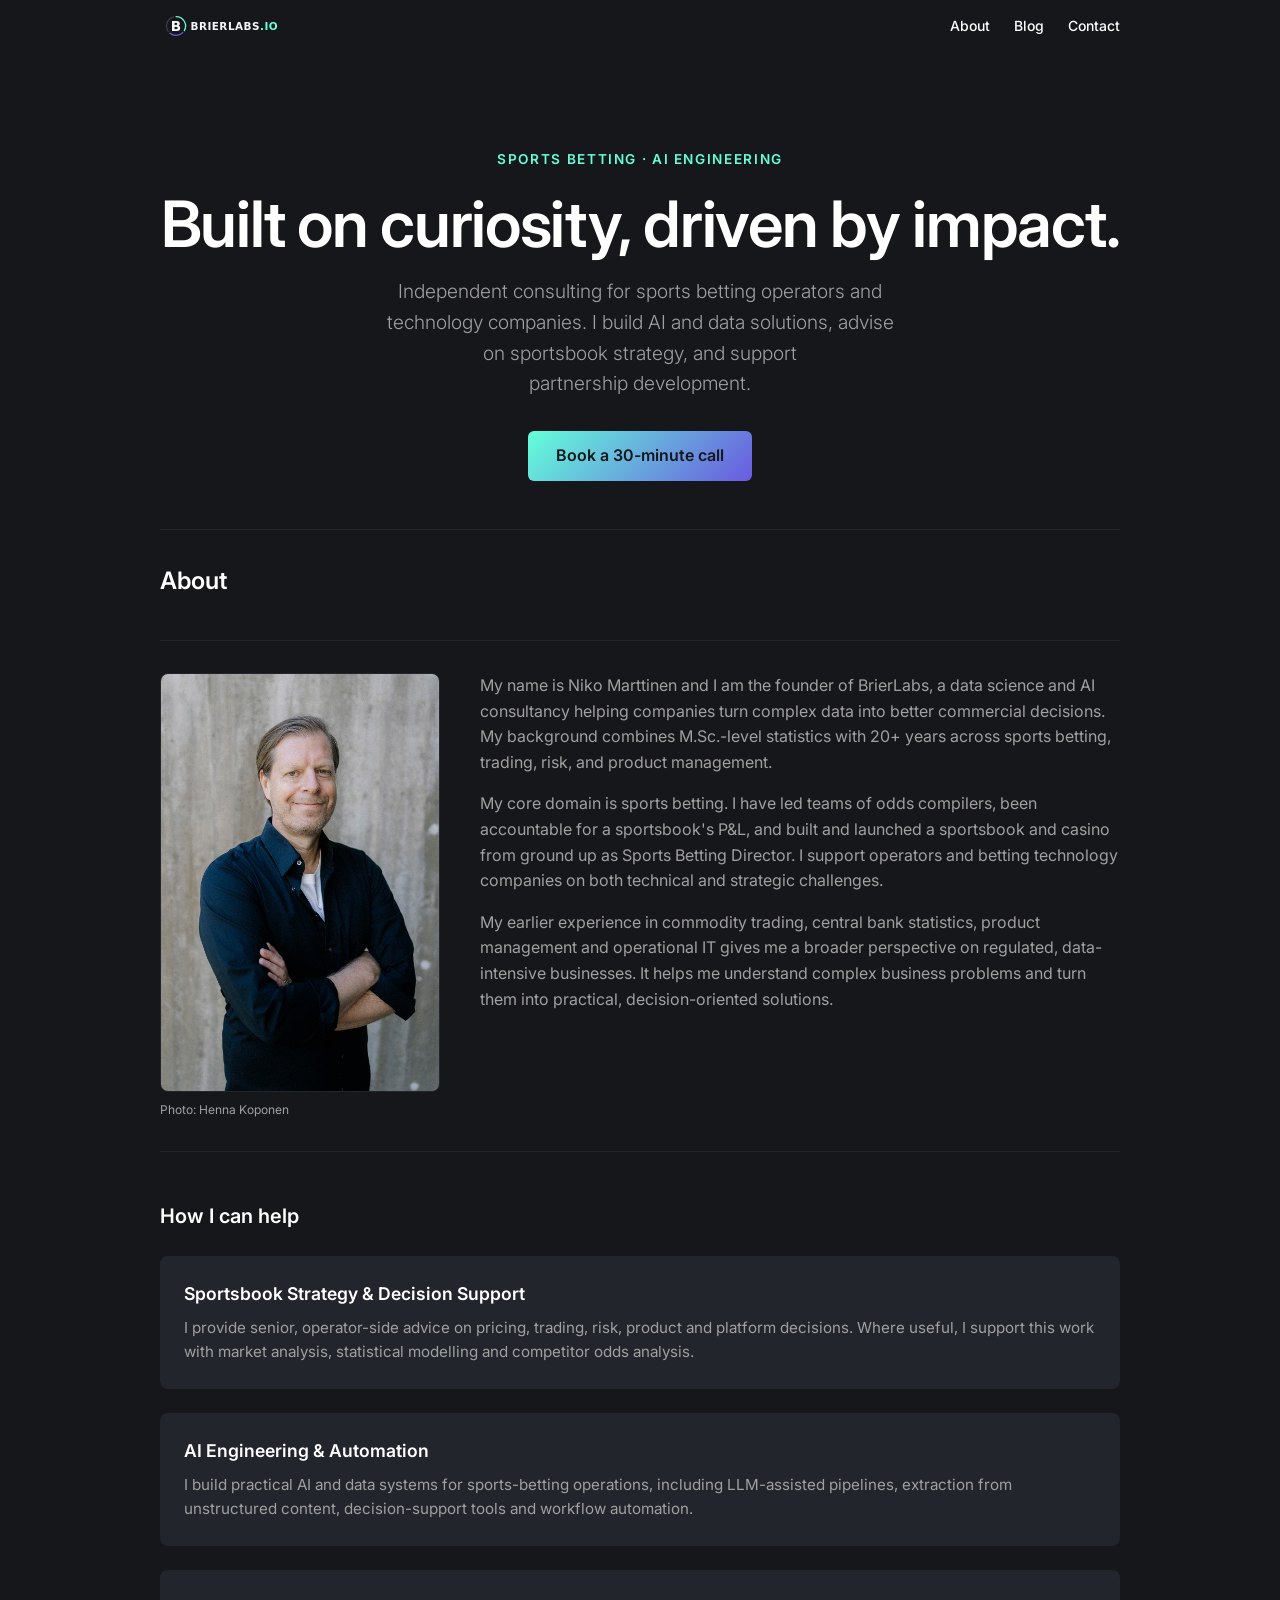
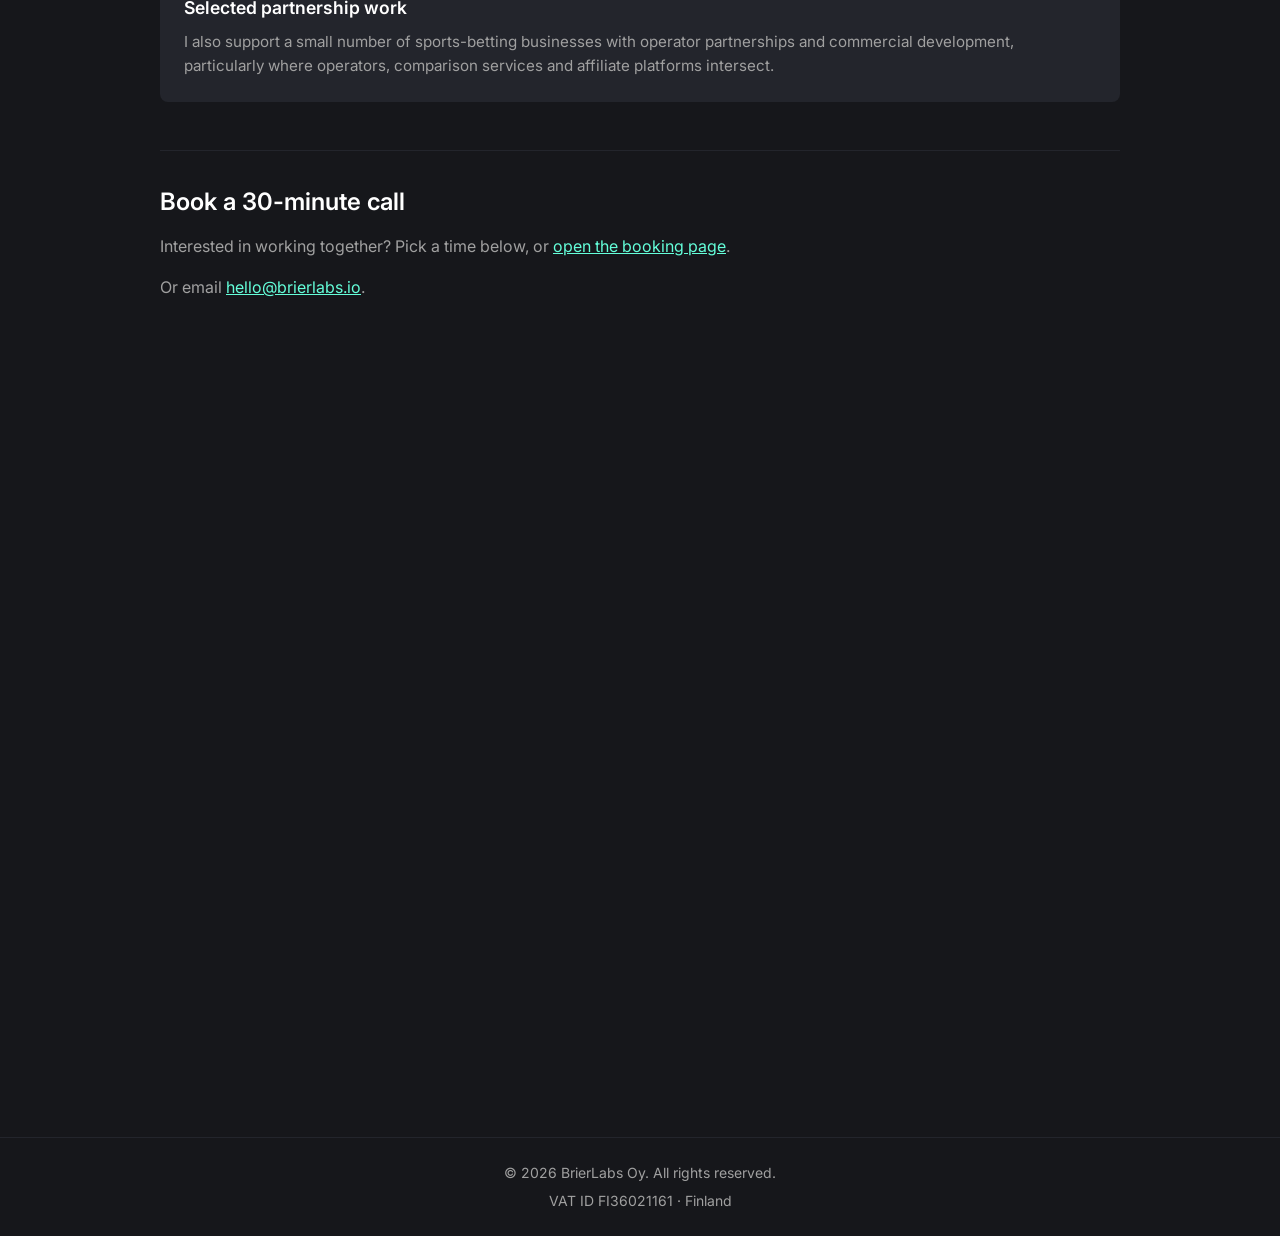
<file: index.html>
<!DOCTYPE html>
<html lang="en">
<head>
  <meta charset="UTF-8">
  <meta name="viewport" content="width=device-width, initial-scale=1.0">
  <title>BrierLabs | AI & Data Science Consulting for Sports Betting and Prediction Markets</title>
  <link rel="icon" type="image/png" sizes="32x32" href="assets/favicon-32.png">
  <link rel="apple-touch-icon" href="assets/apple-touch-icon.png">
  <meta name="description" content="BrierLabs is an independent AI and data science consultancy for sports betting and prediction markets. Sportsbook strategy, statistical modeling, and AI-driven automation.">
  <link rel="canonical" href="https://brierlabs.io">
  <!-- Open Graph / social -->
  <meta property="og:type" content="website">
  <meta property="og:url" content="https://brierlabs.io">
  <meta property="og:title" content="BrierLabs | AI & Data Science Consulting for Sports Betting">
  <meta property="og:description" content="Independent AI and data science consultancy for sports betting and prediction markets. Sportsbook strategy, statistical modeling, and AI-driven automation.">
  <meta property="og:image" content="https://brierlabs.io/assets/og-image.png">
  <meta property="og:locale" content="en_US">
  <!-- Twitter -->
  <meta name="twitter:card" content="summary">
  <meta name="twitter:title" content="BrierLabs | AI & Data Science Consulting for Sports Betting">
  <meta name="twitter:description" content="Independent AI and data science consultancy for sports betting and prediction markets. Sportsbook strategy, statistical modeling, and AI-driven automation.">
  <link rel="preconnect" href="https://fonts.googleapis.com">
  <link rel="preconnect" href="https://fonts.gstatic.com" crossorigin>
  <link href="https://fonts.googleapis.com/css2?family=Inter:wght@300;400;500;600;700&display=swap" rel="stylesheet">
  <link rel="stylesheet" href="styles.css?v=11">
</head>
<body>
  <header class="site-header">
    <a href="/" class="logo">
      <img src="assets/brierlabs_lockup.svg" alt="BrierLabs" class="logo-img">
    </a>
    <nav>
      <a href="#what-i-do">About</a>
      <a href="/blog/">Blog</a>
      <a href="#contact">Contact</a>
    </nav>
  </header>

  <main>
    <section class="hero">
      <p class="hero-eyebrow">Sports betting · AI engineering</p>
      <h1>Built on curiosity, driven by impact.</h1>
      <p class="tagline">Independent consulting for sports betting operators and technology companies. I build AI and data solutions, advise on sportsbook strategy, and support partnership&nbsp;development.</p>
      <a href="#contact" class="cta">Book a 30-minute call</a>
    </section>

    <section id="what-i-do" class="what-i-do">
      <h2>About</h2>

      <div class="founder-profile">
        <figure class="founder-photo-wrap">
          <img src="assets/niko-portrait.jpg" alt="Niko Marttinen, founder of BrierLabs" class="founder-photo" width="1067" height="1600">
          <figcaption class="photo-credit">Photo: Henna Koponen</figcaption>
        </figure>
        <div class="founder-bio">
          <p>My name is Niko Marttinen and I am the founder of BrierLabs, a data science and AI consultancy helping companies turn complex data into better commercial decisions. My background combines M.Sc.-level statistics with 20+ years across sports betting, trading, risk, and product management.</p>
          <p>My core domain is sports betting. I have led teams of odds compilers, been accountable for a sportsbook's P&L, and built and launched a sportsbook and casino from ground up as Sports Betting Director. I support operators and betting technology companies on both technical and strategic challenges.</p>
          <p>My earlier experience in commodity trading, central bank statistics, product management and operational IT gives me a broader perspective on regulated, data-intensive businesses. It helps me understand complex business problems and turn them into practical, decision-oriented solutions.</p>
        </div>
      </div>

      <!-- Clients: hidden until a second client is added.
      <h3 class="services-heading">Clients</h3>
      <article class="client-card">
        <img src="assets/bettingview-mark.svg" alt="" class="client-mark" width="56" height="56">
        <div>
          <h3><a href="https://bettingview.com">BettingView</a></h3>
          <p class="client-kicker">Odds comparison</p>
          <p>I work with BettingView on commercial strategy. I help them build relationships with sportsbooks, and turn their odds data into market insight operators can use.</p>
        </div>
      </article>
      -->

      <h3 class="services-heading">How I can help</h3>
      <div class="services-grid">
        <div class="service-item">
          <h3>Sportsbook Strategy &amp; Decision Support</h3>
          <p>I provide senior, operator-side advice on pricing, trading, risk, product and platform decisions. Where useful, I support this work with market analysis, statistical modelling and competitor odds analysis.</p>
        </div>
        <div class="service-item">
          <h3>AI Engineering &amp; Automation</h3>
          <p>I build practical AI and data systems for sports-betting operations, including LLM-assisted pipelines, extraction from unstructured content, decision-support tools and workflow automation.</p>
        </div>
        <div class="service-item">
          <h3>Selected partnership work</h3>
          <p>I also support a small number of sports-betting businesses with operator partnerships and commercial development, particularly where operators, comparison services and affiliate platforms intersect.</p>
        </div>
      </div>
    </section>

    <section id="contact" class="contact">
      <h2>Book a 30-minute call</h2>
      <p>Interested in working together? Pick a time below, or <a href="https://calendly.com/niko-brierlabs/introduction-call">open the booking page</a>.</p>
      <p>Or email <a href="mailto:hello@brierlabs.io">hello@brierlabs.io</a>.</p>
      <!-- Calendly inline widget begin -->
      <div class="calendly-inline-widget" data-url="https://calendly.com/niko-brierlabs/introduction-call?hide_event_type_details=1&hide_gdpr_banner=1" style="min-width:320px;height:700px;"></div>
      <script type="text/javascript" src="https://assets.calendly.com/assets/external/widget.js" async></script>
      <!-- Calendly inline widget end -->
    </section>
  </main>

  <footer class="site-footer">
    <p>&copy; <span id="year"></span> BrierLabs Oy. All rights reserved.</p>
    <p>VAT ID FI36021161 · Finland</p>
  </footer>

  <script>
    document.getElementById('year').textContent = new Date().getFullYear();
  </script>
</body>
</html>
</file>
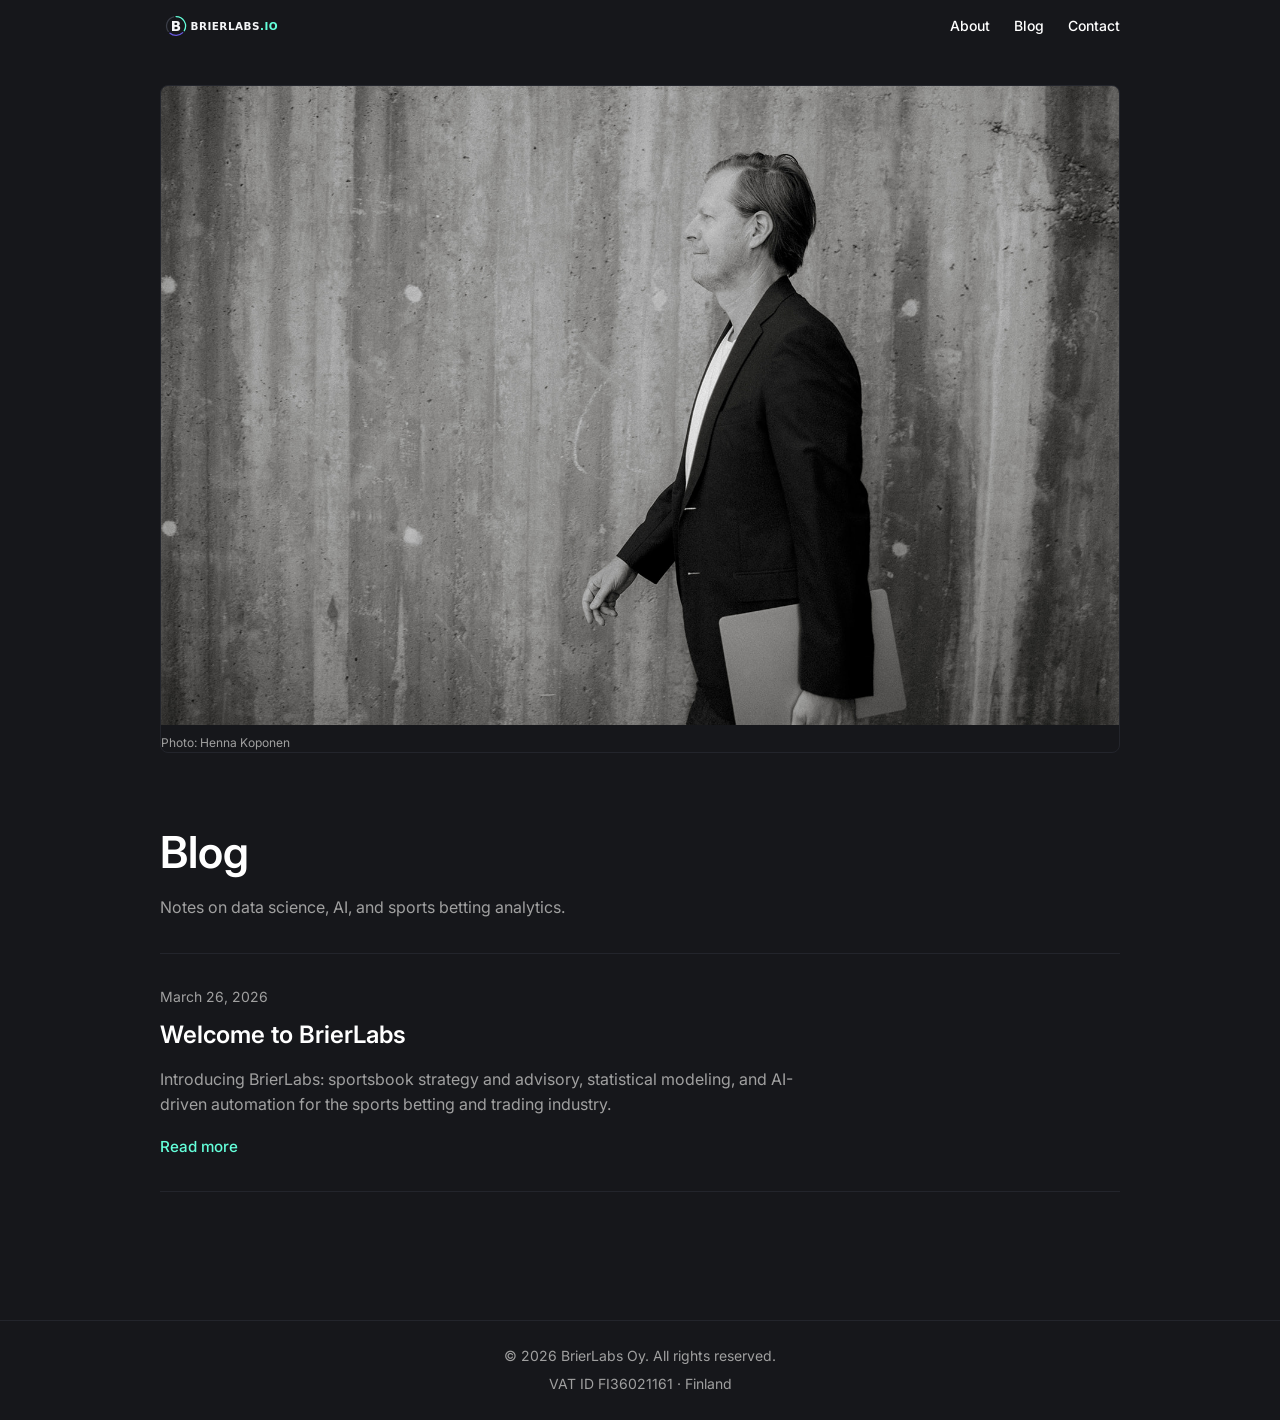
<file: blog/index.html>
<!DOCTYPE html>
<html lang="en">
<head>
  <meta charset="UTF-8">
  <meta name="viewport" content="width=device-width, initial-scale=1.0">
  <title>Blog — BRIERLABS.IO</title>
  <link rel="icon" type="image/png" sizes="32x32" href="../assets/favicon-32.png">
  <link rel="apple-touch-icon" href="../assets/apple-touch-icon.png">
  <meta name="description" content="Notes on data science, AI, and sports betting analytics from BrierLabs — modeling, pricing, and building with modern AI tools.">
  <link rel="canonical" href="https://brierlabs.io/blog/">
  <link rel="preconnect" href="https://fonts.googleapis.com">
  <link rel="preconnect" href="https://fonts.gstatic.com" crossorigin>
  <link href="https://fonts.googleapis.com/css2?family=Inter:wght@300;400;500;600;700&display=swap" rel="stylesheet">
  <link rel="stylesheet" href="../styles.css?v=10">
</head>
<body>
  <header class="site-header">
    <a href="/" class="logo">
      <img src="../assets/brierlabs_lockup.svg" alt="BrierLabs" class="logo-img">
    </a>
    <nav>
      <a href="/#what-i-do">About</a>
      <a href="/blog/">Blog</a>
      <a href="/#contact">Contact</a>
    </nav>
  </header>

  <main>
    <figure class="blog-feature-photo">
      <img src="../assets/niko-walking.jpg" alt="Niko Marttinen, founder of BrierLabs" width="1600" height="1067">
      <figcaption class="photo-credit">Photo: Henna Koponen</figcaption>
    </figure>

    <section class="blog-header">
      <h1>Blog</h1>
      <p class="blog-intro">Notes on data science, AI, and sports betting analytics.</p>
    </section>

    <section class="blog-list">
      <article class="blog-card">
        <time class="blog-date" datetime="2026-03-26">March 26, 2026</time>
        <h2><a href="welcome-to-brierlabs/">Welcome to BrierLabs</a></h2>
        <p>Introducing BrierLabs: sportsbook strategy and advisory, statistical modeling, and AI-driven automation for the sports betting and trading industry.</p>
        <a href="welcome-to-brierlabs/" class="blog-read-more">Read more</a>
      </article>
    </section>
  </main>

  <footer class="site-footer">
    <p>&copy; <span id="year"></span> BrierLabs Oy. All rights reserved.</p>
    <p>VAT ID FI36021161 · Finland</p>
  </footer>

  <script>
    document.getElementById('year').textContent = new Date().getFullYear();
  </script>
</body>
</html>
</file>
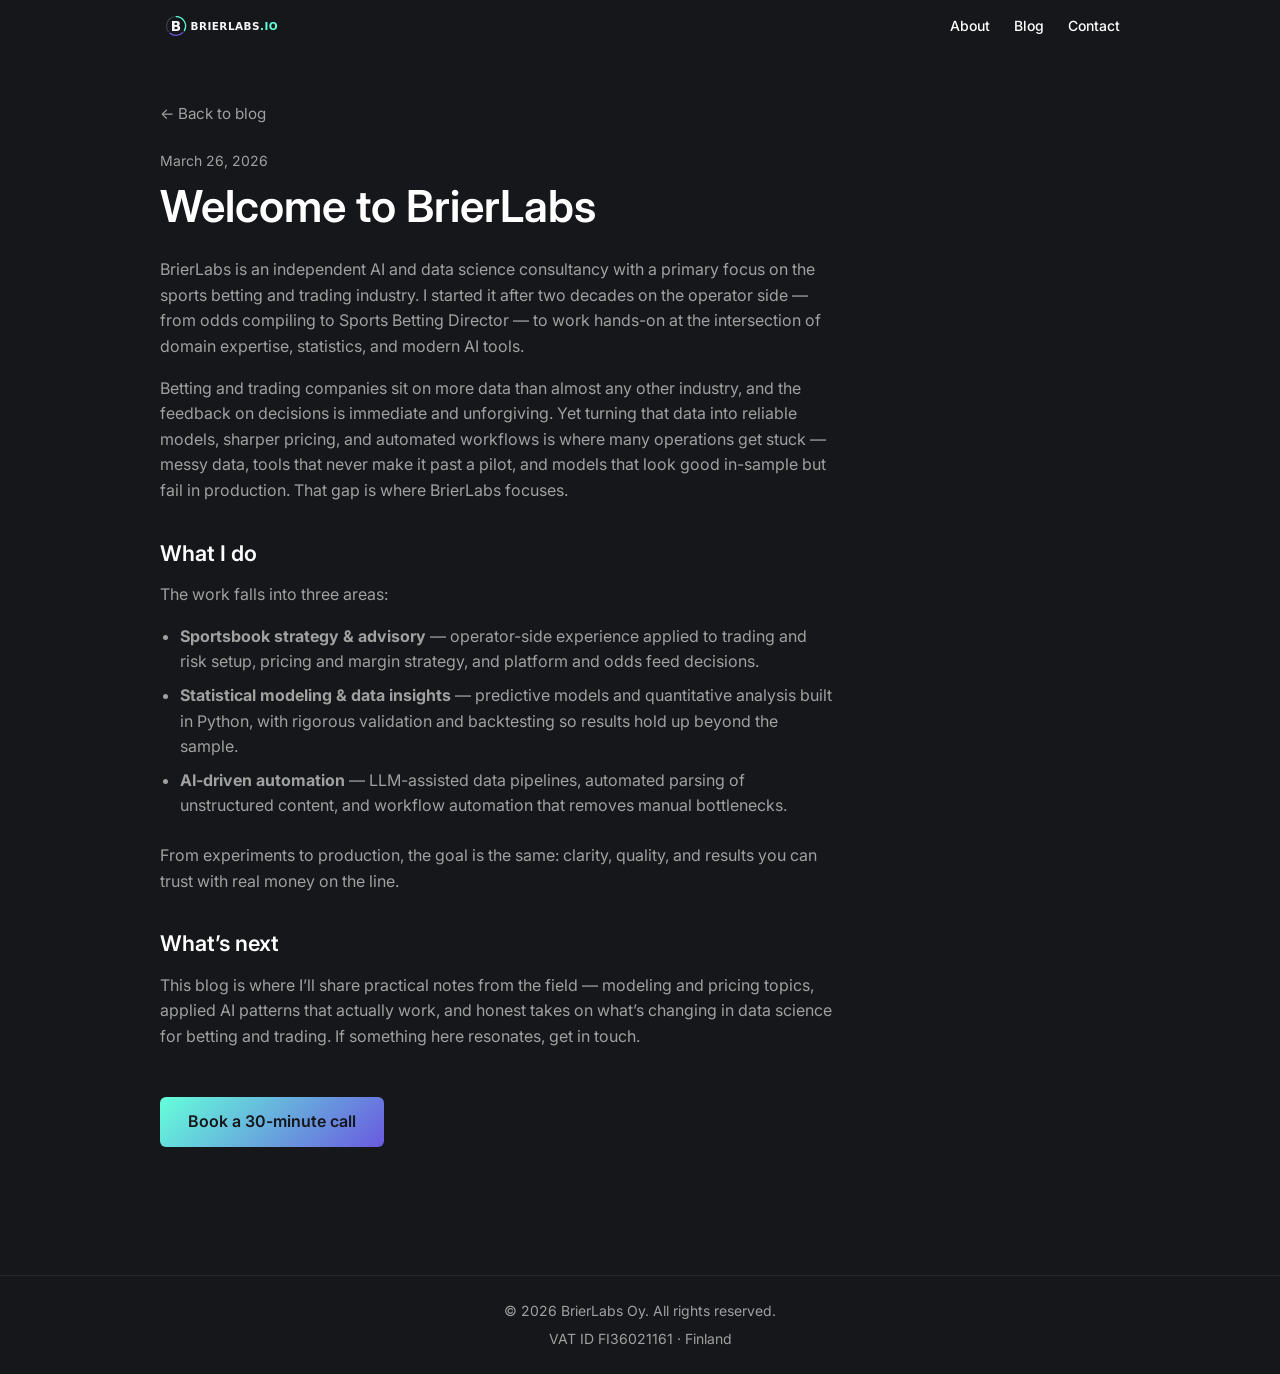
<file: blog/welcome-to-brierlabs/index.html>
<!DOCTYPE html>
<html lang="en">
<head>
  <meta charset="UTF-8">
  <meta name="viewport" content="width=device-width, initial-scale=1.0">
  <title>Welcome to BrierLabs — BRIERLABS.IO</title>
  <link rel="icon" type="image/png" sizes="32x32" href="../../assets/favicon-32.png">
  <link rel="apple-touch-icon" href="../../assets/apple-touch-icon.png">
  <meta name="description" content="Introducing BrierLabs: sportsbook strategy and advisory, statistical modeling, and AI-driven automation for the sports betting and trading industry.">
  <link rel="canonical" href="https://brierlabs.io/blog/welcome-to-brierlabs/">
  <meta property="og:type" content="article">
  <meta property="og:url" content="https://brierlabs.io/blog/welcome-to-brierlabs/">
  <meta property="og:title" content="Welcome to BrierLabs">
  <meta property="og:description" content="Introducing BrierLabs: sportsbook strategy and advisory, statistical modeling, and AI-driven automation for the sports betting and trading industry.">
  <meta property="og:image" content="https://brierlabs.io/assets/og-image.png">
  <link rel="preconnect" href="https://fonts.googleapis.com">
  <link rel="preconnect" href="https://fonts.gstatic.com" crossorigin>
  <link href="https://fonts.googleapis.com/css2?family=Inter:wght@300;400;500;600;700&display=swap" rel="stylesheet">
  <link rel="stylesheet" href="../../styles.css?v=10">
</head>
<body>
  <header class="site-header">
    <a href="/" class="logo">
      <img src="../../assets/brierlabs_lockup.svg" alt="BrierLabs" class="logo-img">
    </a>
    <nav>
      <a href="/#what-i-do">About</a>
      <a href="/blog/">Blog</a>
      <a href="/#contact">Contact</a>
    </nav>
  </header>

  <main>
    <article class="blog-post">
      <a href="/blog/" class="blog-back">&larr; Back to blog</a>
      <time class="blog-date" datetime="2026-03-26">March 26, 2026</time>
      <h1>Welcome to BrierLabs</h1>

      <p>BrierLabs is an independent AI and data science consultancy with a primary focus on the sports betting and trading industry. I started it after two decades on the operator side — from odds compiling to Sports Betting Director — to work hands-on at the intersection of domain expertise, statistics, and modern AI tools.</p>

      <p>Betting and trading companies sit on more data than almost any other industry, and the feedback on decisions is immediate and unforgiving. Yet turning that data into reliable models, sharper pricing, and automated workflows is where many operations get stuck — messy data, tools that never make it past a pilot, and models that look good in-sample but fail in production. That gap is where BrierLabs focuses.</p>

      <h2>What I do</h2>
      <p>The work falls into three areas:</p>
      <ul>
        <li><strong>Sportsbook strategy &amp; advisory</strong> — operator-side experience applied to trading and risk setup, pricing and margin strategy, and platform and odds feed decisions.</li>
        <li><strong>Statistical modeling &amp; data insights</strong> — predictive models and quantitative analysis built in Python, with rigorous validation and backtesting so results hold up beyond the sample.</li>
        <li><strong>AI-driven automation</strong> — LLM-assisted data pipelines, automated parsing of unstructured content, and workflow automation that removes manual bottlenecks.</li>
      </ul>

      <p>From experiments to production, the goal is the same: clarity, quality, and results you can trust with real money on the line.</p>

      <h2>What&rsquo;s next</h2>
      <p>This blog is where I&rsquo;ll share practical notes from the field — modeling and pricing topics, applied AI patterns that actually work, and honest takes on what&rsquo;s changing in data science for betting and trading. If something here resonates, get in touch.</p>

      <a href="/#contact" class="cta">Book a 30-minute call</a>
    </article>
  </main>

  <footer class="site-footer">
    <p>&copy; <span id="year"></span> BrierLabs Oy. All rights reserved.</p>
    <p>VAT ID FI36021161 · Finland</p>
  </footer>

  <script>
    document.getElementById('year').textContent = new Date().getFullYear();
  </script>
</body>
</html>
</file>
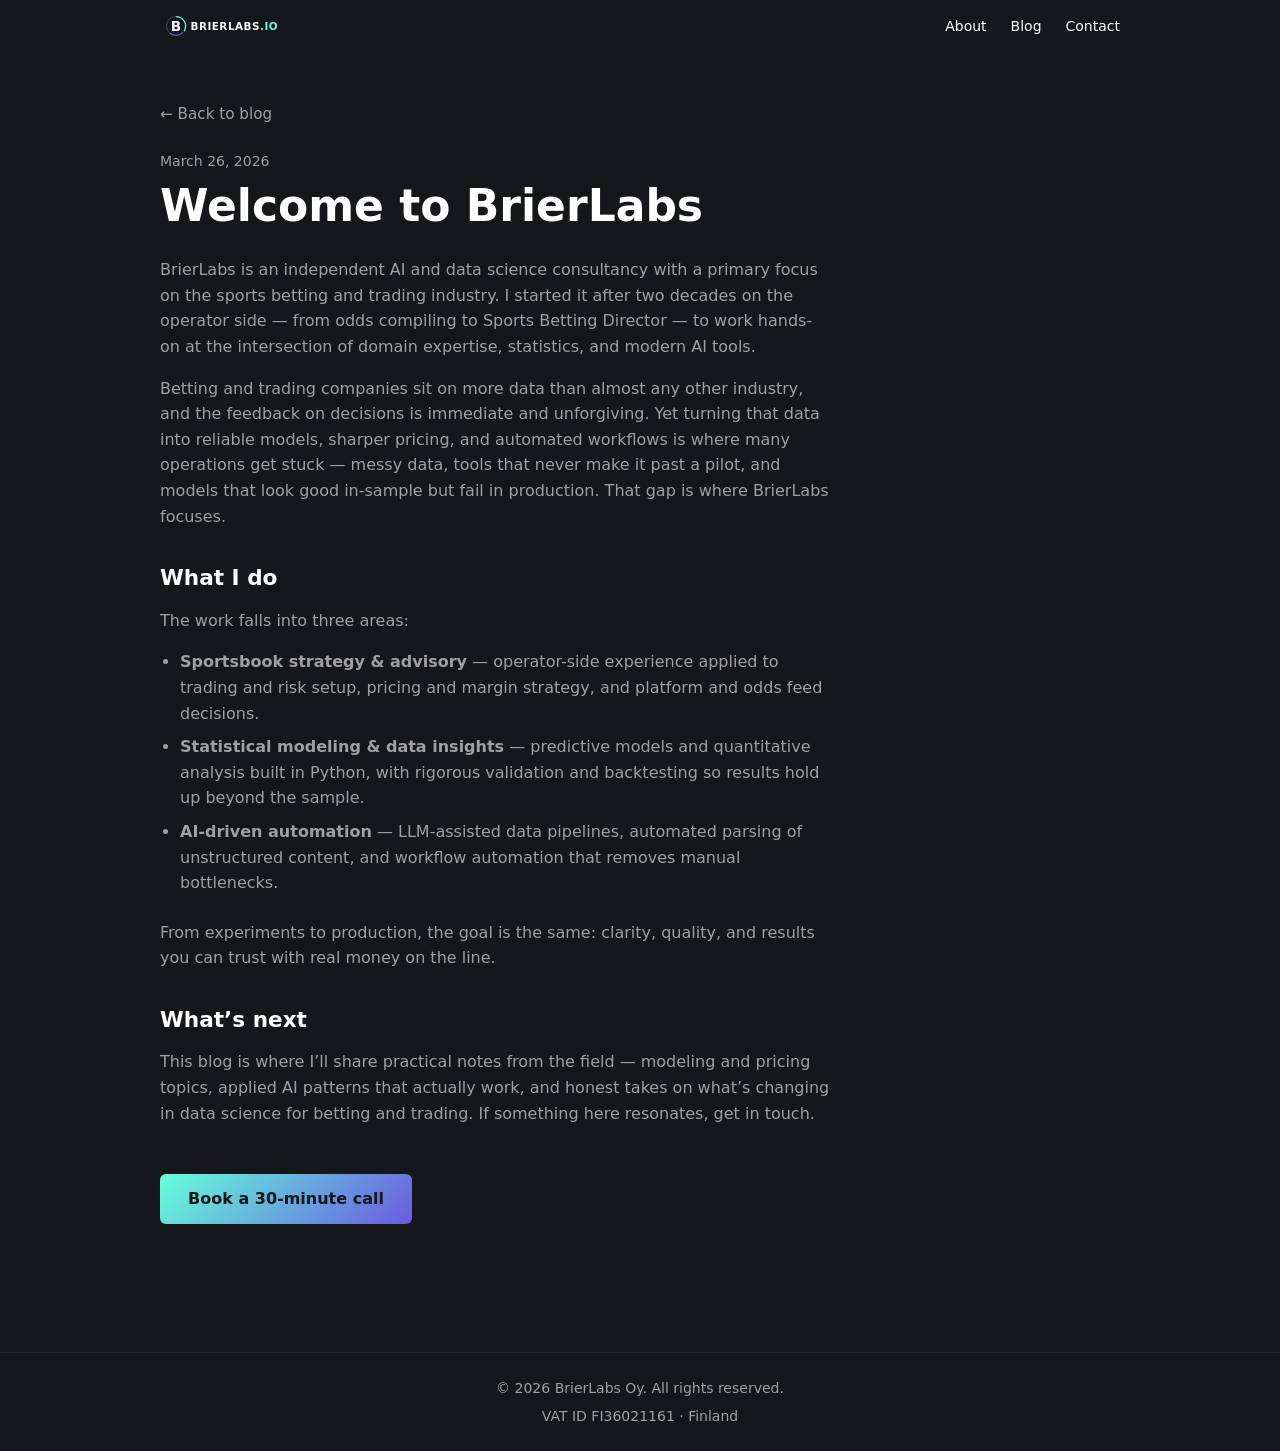
<file: blog/welcome-to-brierlabs.html>
<!DOCTYPE html>
<html lang="en">
<head>
  <meta charset="UTF-8">
  <meta http-equiv="refresh" content="0; url=/blog/welcome-to-brierlabs/">
  <link rel="canonical" href="https://brierlabs.io/blog/welcome-to-brierlabs/">
  <title>Redirecting to Welcome to BrierLabs</title>
</head>
<body>
  <p><a href="/blog/welcome-to-brierlabs/">Continue to Welcome to BrierLabs</a></p>
</body>
</html>
</file>
<file: styles.css>
/* BRIERLABS.IO — harmonized with logo */
:root {
  --bg: #16171b;
  --surface: #23252c;
  --text: #ffffff;
  --text-muted: #a0a0a0;
  --accent-cyan: #64ffda;
  --accent-purple: #6a5ae0;
  --accent-soft: rgba(100, 255, 218, 0.15);
}

*,
*::before,
*::after {
  box-sizing: border-box;
}

html {
  scroll-behavior: smooth;
}

body {
  margin: 0;
  font-family: 'Inter', system-ui, sans-serif;
  font-weight: 400;
  background: var(--bg);
  color: var(--text);
  line-height: 1.6;
  min-height: 100vh;
  display: flex;
  flex-direction: column;
}

/* Header */
.site-header {
  display: flex;
  justify-content: space-between;
  align-items: center;
  padding: 0.65rem 2rem;
  max-width: 64rem;
  margin: 0 auto;
  width: 100%;
}

.logo {
  display: flex;
  align-items: center;
  text-decoration: none;
}

.logo-img {
  display: block;
  height: 32px;
  width: auto;
  object-fit: contain;
  object-position: left center;
}

.site-header nav {
  display: flex;
  gap: 1.5rem;
}

.site-header nav a {
  color: var(--text);
  text-decoration: none;
  font-weight: 500;
  font-size: 0.875rem;
  transition: color 0.2s ease;
}

.site-header nav a:hover {
  color: var(--accent-cyan);
}

/* Main */
main {
  flex: 1;
  max-width: 64rem;
  margin: 0 auto;
  padding: 0 2rem 4rem;
  width: 100%;
}

/* Hero */
.hero {
  padding: 6rem 0 3rem;
  text-align: center;
}

.hero-eyebrow {
  margin: 0 0 1rem;
  font-size: 0.85rem;
  font-weight: 600;
  letter-spacing: 0.12em;
  text-transform: uppercase;
  color: var(--accent-cyan);
}

.hero h1 {
  font-family: 'Inter', sans-serif;
  font-size: clamp(2.5rem, 6vw, 4rem);
  font-weight: 600;
  margin: 0 0 1rem;
  letter-spacing: -0.02em;
  line-height: 1.15;
}

.hero .tagline {
  font-size: 1.2rem;
  color: var(--text-muted);
  max-width: 32rem;
  margin: 0 auto 2rem;
  font-weight: 300;
}

.cta {
  display: inline-block;
  padding: 0.75rem 1.75rem;
  background: linear-gradient(135deg, var(--accent-cyan), var(--accent-purple));
  color: var(--bg);
  text-decoration: none;
  font-weight: 600;
  border-radius: 6px;
  transition: opacity 0.2s ease, transform 0.2s ease;
}

.cta:hover {
  opacity: 0.9;
  transform: translateY(-1px);
}

/* Sections */
.what-i-do,
.contact {
  padding: 2rem 0 3rem;
  border-top: 1px solid var(--surface);
}

.what-i-do h2,
.contact h2 {
  font-family: 'Inter', sans-serif;
  font-size: 1.5rem;
  font-weight: 600;
  margin: 0 0 0.75rem;
}

.what-i-do p,
.contact p {
  color: var(--text-muted);
  margin: 0 0 1rem;
  max-width: 40rem;
}

.what-i-do-lead {
  font-size: 1.1rem;
  max-width: 42rem;
}

.founder-profile {
  display: grid;
  grid-template-columns: minmax(200px, 280px) 1fr;
  gap: 2.5rem;
  align-items: start;
  margin: 2.5rem 0 3rem;
  padding: 2rem 0;
  border-top: 1px solid var(--surface);
  border-bottom: 1px solid var(--surface);
}

.founder-photo-wrap {
  margin: 0;
  max-width: 280px;
}

.founder-photo {
  display: block;
  width: 100%;
  max-width: 280px;
  height: auto;
  border-radius: 8px;
  border: 1px solid var(--surface);
}

.photo-credit {
  margin: 0.5rem 0 0;
  font-size: 0.75rem;
  color: var(--text-muted);
  text-align: left;
}

.founder-bio p {
  max-width: none;
}

.founder-bio p:last-child {
  margin-bottom: 0;
}

.services-heading {
  font-size: 1.25rem;
  font-weight: 600;
  margin: 0 0 1.5rem;
}

.services-grid {
  display: grid;
  grid-template-columns: 1fr;
  gap: 1.5rem;
}

.service-item {
  padding: 1.5rem;
  background: var(--surface);
  border-radius: 8px;
}

.service-item h3 {
  font-size: 1.1rem;
  font-weight: 600;
  margin: 0 0 0.5rem;
}

.service-item p {
  margin: 0;
  font-size: 0.95rem;
  max-width: none;
}

.client-card {
  display: flex;
  gap: 1.25rem;
  align-items: flex-start;
  max-width: 42rem;
  margin: 0 0 2.5rem;
  padding: 1.5rem;
  background: var(--surface);
  border-radius: 8px;
}

.client-mark {
  flex: 0 0 auto;
  width: 56px;
  height: 56px;
  padding: 8px;
  background: #0e0f12;
  border-radius: 8px;
}

.client-card h3 {
  font-size: 1.1rem;
  font-weight: 600;
  margin: 0 0 0.15rem;
}

.client-card h3 a {
  color: var(--text);
  text-decoration: none;
}

.client-card h3 a:hover {
  color: var(--accent-cyan);
}

.what-i-do .client-kicker {
  font-size: 0.875rem;
  margin-bottom: 0.5rem;
}

.client-card p:last-child {
  margin-bottom: 0;
}

.contact a:not(.cta) {
  color: var(--accent-cyan);
}

.contact .calendly-inline-widget {
  margin-top: 1.5rem;
  width: 100%;
  max-width: 100%;
}

/* Footer */
.site-footer {
  padding: 1.5rem 2rem;
  border-top: 1px solid var(--surface);
  text-align: center;
}

.site-footer p {
  margin: 0.35rem 0 0;
  font-size: 0.875rem;
  color: var(--text-muted);
}

.site-footer p:first-child {
  margin-top: 0;
}

.site-footer a {
  color: var(--text-muted);
  text-decoration: none;
}

.site-footer a:hover {
  color: var(--accent-cyan);
}

/* Blog */
.blog-feature-photo {
  margin: 2rem 0 0;
  padding: 0;
  width: 100%;
  border-radius: 8px;
  overflow: hidden;
  border: 1px solid var(--surface);
}

.blog-feature-photo img {
  display: block;
  width: 100%;
  max-width: 1600px;
  height: auto;
}

.blog-header {
  padding: 4rem 0 2rem;
}

.blog-header h1 {
  font-size: clamp(2rem, 5vw, 2.75rem);
  font-weight: 600;
  margin: 0 0 0.5rem;
}

.blog-intro {
  color: var(--text-muted);
  margin: 0;
  max-width: 40rem;
}

.blog-list {
  padding: 2rem 0 4rem;
  border-top: 1px solid var(--surface);
}

.blog-card {
  padding: 2rem 0;
  border-bottom: 1px solid var(--surface);
}

.blog-card:first-child {
  padding-top: 0;
}

.blog-date {
  display: block;
  font-size: 0.875rem;
  color: var(--text-muted);
  margin-bottom: 0.5rem;
}

.blog-card h2 {
  font-size: 1.5rem;
  font-weight: 600;
  margin: 0 0 0.75rem;
}

.blog-card h2 a {
  color: var(--text);
  text-decoration: none;
  transition: color 0.2s ease;
}

.blog-card h2 a:hover {
  color: var(--accent-cyan);
}

.blog-card p {
  color: var(--text-muted);
  margin: 0 0 1rem;
  max-width: 40rem;
}

.blog-read-more {
  color: var(--accent-cyan);
  text-decoration: none;
  font-weight: 500;
  font-size: 0.95rem;
}

.blog-read-more:hover {
  text-decoration: underline;
}

.blog-post {
  padding: 3rem 0 4rem;
  max-width: 42rem;
}

.blog-back {
  display: inline-block;
  color: var(--text-muted);
  text-decoration: none;
  font-size: 0.95rem;
  margin-bottom: 1.5rem;
  transition: color 0.2s ease;
}

.blog-back:hover {
  color: var(--accent-cyan);
}

.blog-post h1 {
  font-size: clamp(2rem, 5vw, 2.75rem);
  font-weight: 600;
  margin: 0 0 1.5rem;
  line-height: 1.2;
}

.blog-post h2 {
  font-size: 1.35rem;
  font-weight: 600;
  margin: 2rem 0 0.75rem;
}

.blog-post p,
.blog-post li {
  color: var(--text-muted);
  margin: 0 0 1rem;
}

.blog-post a:not(.cta):not(.blog-back) {
  color: var(--accent-cyan);
}

.blog-post ul {
  margin: 0 0 1.5rem;
  padding-left: 1.25rem;
}

.blog-post li {
  margin-bottom: 0.5rem;
}

.blog-post .cta {
  margin-top: 2rem;
}

@media (max-width: 640px) {
  .site-header,
  main {
    padding-left: 1.25rem;
    padding-right: 1.25rem;
  }

  .logo-img {
    height: 28px;
  }

  .hero {
    padding: 4rem 0 3rem;
  }

  .site-header nav {
    gap: 1.25rem;
  }

  .services-grid {
    grid-template-columns: 1fr;
  }

  .founder-profile {
    grid-template-columns: 1fr;
    gap: 1.5rem;
    margin: 2rem 0;
    padding: 1.5rem 0;
  }

  .founder-photo-wrap {
    max-width: 220px;
    margin: 0 auto;
  }

  .blog-feature-photo {
    margin-top: 1.5rem;
  }
}
</file>
